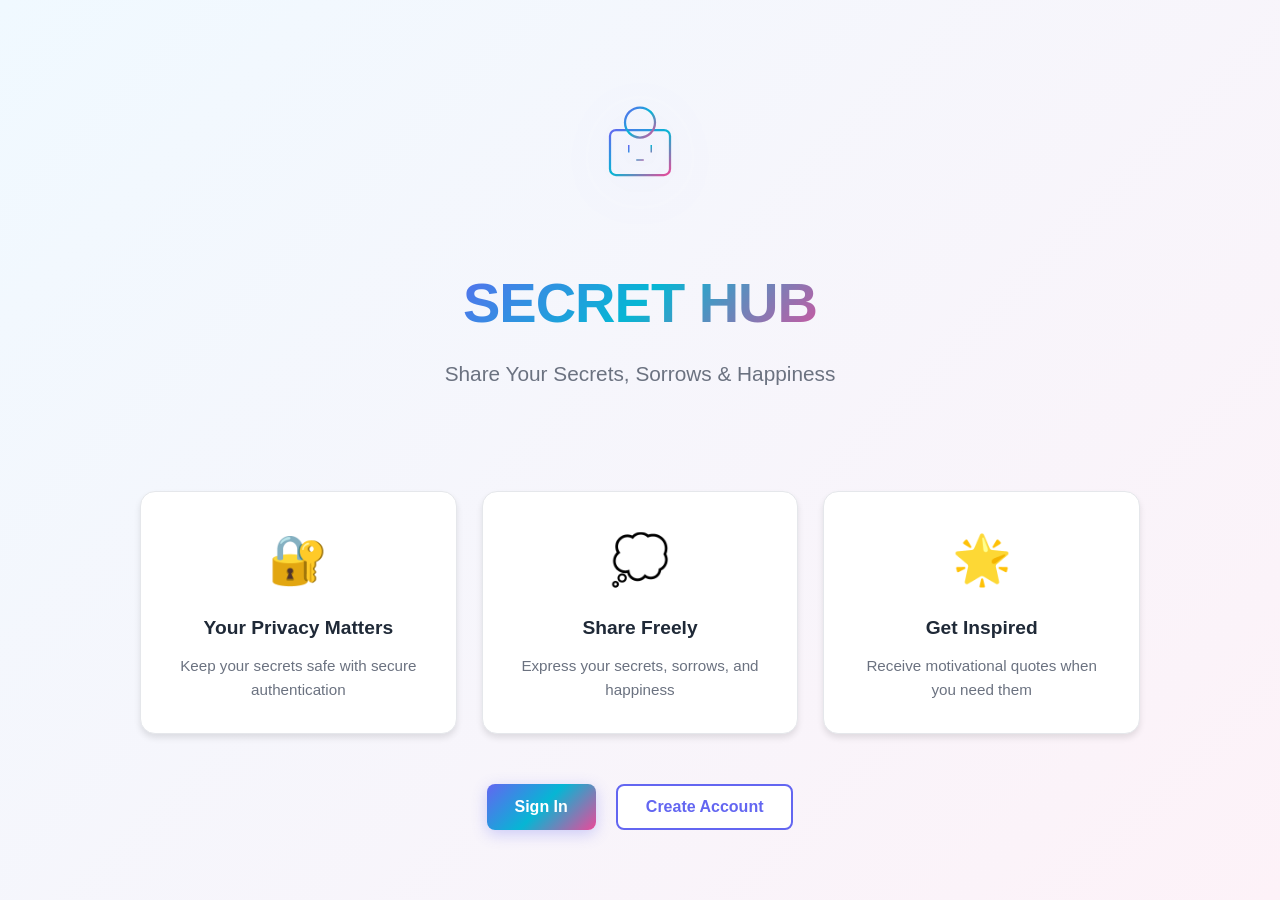
<file: index.html>
<!DOCTYPE html>
<html lang="en">
<head>
    <meta charset="UTF-8">
    <meta name="viewport" content="width=device-width, initial-scale=1.0">
    <title>SECRET HUB - Share Your Heart</title>
    <link rel="stylesheet" href="styles.css">
</head>
<body>
    <div id="app">
        <!-- Landing Page -->
        <div id="landingPage" class="page">
            <div class="landing-container">
                <div class="logo-section">
                    <svg viewBox="0 0 200 200" class="logo">
                        <defs>
                            <linearGradient id="logoGradient" x1="0%" y1="0%" x2="100%" y2="100%">
                                <stop offset="0%" style="stop-color:#6366f1;stop-opacity:1" />
                                <stop offset="50%" style="stop-color:#06b6d4;stop-opacity:1" />
                                <stop offset="100%" style="stop-color:#ec4899;stop-opacity:1" />
                            </linearGradient>
                        </defs>
                        <!-- Lock icon -->
                        <rect x="60" y="80" width="80" height="60" rx="8" fill="none" stroke="url(#logoGradient)" stroke-width="3"/>
                        <circle cx="100" cy="70" r="20" fill="none" stroke="url(#logoGradient)" stroke-width="3"/>
                        <path d="M 85 100 L 85 110 M 115 100 L 115 110 M 95 120 L 105 120" stroke="url(#logoGradient)" stroke-width="2" fill="none"/>
                    </svg>
                    <h1 class="main-title">SECRET HUB</h1>
                    <p class="subtitle">Share Your Secrets, Sorrows & Happiness</p>
                </div>
                
                <div class="landing-content">
                    <div class="feature-card">
                        <div class="feature-icon">🔐</div>
                        <h3>Your Privacy Matters</h3>
                        <p>Keep your secrets safe with secure authentication</p>
                    </div>
                    <div class="feature-card">
                        <div class="feature-icon">💭</div>
                        <h3>Share Freely</h3>
                        <p>Express your secrets, sorrows, and happiness</p>
                    </div>
                    <div class="feature-card">
                        <div class="feature-icon">🌟</div>
                        <h3>Get Inspired</h3>
                        <p>Receive motivational quotes when you need them</p>
                    </div>
                </div>

                <div class="auth-buttons">
                    <button class="btn btn-primary" onclick="showPage('loginPage')">Sign In</button>
                    <button class="btn btn-secondary" onclick="showPage('registerPage')">Create Account</button>
                </div>
            </div>
        </div>

        <!-- Register Page -->
        <div id="registerPage" class="page hidden">
            <div class="auth-container">
                <div class="auth-card">
                    <h2>Welcome to Secret Hub</h2>
                    <p class="auth-subtitle">Create your account to begin sharing</p>
                    
                    <form id="registerForm" onsubmit="handleRegister(event)">
                        <div class="form-group">
                            <label for="registerUsername">Username</label>
                            <input type="text" id="registerUsername" placeholder="Choose a username" required>
                        </div>
                        <div class="form-group">
                            <label for="registerPassword">Password</label>
                            <input type="password" id="registerPassword" placeholder="Enter a strong password" required>
                        </div>
                        <div class="form-group">
                            <label for="registerEmail">Email</label>
                            <input type="email" id="registerEmail" placeholder="Your email address" required>
                        </div>
                        <button type="submit" class="btn btn-primary full-width">Create Account</button>
                    </form>
                    
                    <p class="auth-link">Already have an account? <a href="#" onclick="showPage('loginPage')">Sign In</a></p>
                </div>
            </div>
        </div>

        <!-- Login Page -->
        <div id="loginPage" class="page hidden">
            <div class="auth-container">
                <div class="auth-card">
                    <h2>Welcome Back</h2>
                    <p class="auth-subtitle">Sign in to your Secret Hub account</p>
                    
                    <form id="loginForm" onsubmit="handleLogin(event)">
                        <div class="form-group">
                            <label for="loginUsername">Username</label>
                            <input type="text" id="loginUsername" placeholder="Your username" required>
                        </div>
                        <div class="form-group">
                            <label for="loginPassword">Password</label>
                            <input type="password" id="loginPassword" placeholder="Your password" required>
                        </div>
                        <button type="submit" class="btn btn-primary full-width">Sign In</button>
                    </form>
                    
                    <p class="auth-link">Don't have an account? <a href="#" onclick="showPage('registerPage')">Create one</a></p>
                </div>
            </div>
        </div>

        <!-- Main App Page -->
        <div id="mainPage" class="page hidden">
            <div class="main-container">
                <!-- Header -->
                <header class="header">
                    <div class="header-content">
                        <div class="logo-small">SECRET HUB</div>
                        <div class="user-section">
                            <span id="currentUser" class="current-user"></span>
                            <button class="btn btn-sm btn-danger" onclick="handleLogout()">Logout</button>
                        </div>
                    </div>
                </header>

                <!-- Main Content -->
                <div class="content">
                    <!-- Tabs -->
                    <div class="tabs">
                        <button class="tab-btn active" onclick="switchTab('secrets')">🔐 Secrets</button>
                        <button class="tab-btn" onclick="switchTab('sorrows')">💔 Sorrows</button>
                        <button class="tab-btn" onclick="switchTab('happiness')">😊 Happiness</button>
                        <button class="tab-btn" onclick="switchTab('notes')">📝 Notes</button>
                        <button class="tab-btn" onclick="switchTab('myContent')">📚 My Content</button>
                    </div>

                    <!-- Secrets Tab -->
                    <div id="secrets" class="tab-content active">
                        <div class="section-header">
                            <h2>Share Your Secrets</h2>
                            <p>A safe space to reveal what's hidden in your heart</p>
                        </div>
                        <div class="share-card">
                            <textarea id="secretInput" placeholder="What secret has been weighing on your heart? Share it here..."></textarea>
                            <div class="privacy-options">
                                <label class="checkbox-label">
                                    <input type="checkbox" id="secretPrivate" onchange="togglePrivacy('secret')">
                                    <span>Make it Private (Set Password)</span>
                                </label>
                                <div id="secretPasswordDiv" class="password-section hidden">
                                    <input type="password" id="secretPassword" placeholder="Set a password for this secret">
                                </div>
                            </div>
                            <button class="btn btn-gradient" onclick="shareSecret()">Share Secret Safely</button>
                        </div>
                    </div>

                    <!-- Sorrows Tab -->
                    <div id="sorrows" class="tab-content hidden">
                        <div class="section-header">
                            <h2>Share Your Sorrows</h2>
                            <p>Let us help lighten your emotional burden</p>
                        </div>
                        <div class="share-card">
                            <textarea id="sorrowInput" placeholder="What's breaking your heart? Share what makes you sad..."></textarea>
                            <div class="privacy-options">
                                <label class="checkbox-label">
                                    <input type="checkbox" id="sorrowPrivate" onchange="togglePrivacy('sorrow')">
                                    <span>Make it Private (Set Password)</span>
                                </label>
                                <div id="sorrowPasswordDiv" class="password-section hidden">
                                    <input type="password" id="sorrowPassword" placeholder="Set a password for this sorrow">
                                </div>
                            </div>
                            <button class="btn btn-gradient" onclick="shareSorrow()">Share Your Pain</button>
                        </div>
                        <div id="motivationBox" class="motivation-box hidden">
                            <h3>✨ A Thought for You</h3>
                            <p id="motivationText"></p>
                            <button class="btn btn-sm btn-secondary" onclick="getNewQuote('sorrow')">Get Another Quote</button>
                        </div>
                    </div>

                    <!-- Happiness Tab -->
                    <div id="happiness" class="tab-content hidden">
                        <div class="section-header">
                            <h2>Share Your Happiness</h2>
                            <p>Spread the joy and celebrate life's beautiful moments</p>
                        </div>
                        <div class="share-card">
                            <textarea id="happinessInput" placeholder="What's making you smile today? Share your joy with us..."></textarea>
                            <div class="privacy-options">
                                <label class="checkbox-label">
                                    <input type="checkbox" id="happinessPrivate" onchange="togglePrivacy('happiness')">
                                    <span>Make it Private (Set Password)</span>
                                </label>
                                <div id="happinessPasswordDiv" class="password-section hidden">
                                    <input type="password" id="happinessPassword" placeholder="Set a password for this moment">
                                </div>
                            </div>
                            <button class="btn btn-gradient" onclick="shareHappiness()">Spread The Joy</button>
                        </div>
                        <div id="cheerBox" class="cheer-box hidden">
                            <h3>🎉 Keep Smiling!</h3>
                            <p id="cheerText"></p>
                            <button class="btn btn-sm btn-secondary" onclick="getCheerUp()">Get Another Cheer</button>
                        </div>
                    </div>

                    <!-- Notes Tab -->
                    <div id="notes" class="tab-content hidden">
                        <div class="section-header">
                            <h2>Public Notes</h2>
                            <p>Share your thoughts with the world or keep them private</p>
                        </div>
                        <div class="share-card">
                            <input type="text" id="noteTitle" placeholder="Title your note...">
                            <textarea id="noteInput" placeholder="Write your note here..."></textarea>
                            <div class="privacy-options">
                                <label class="checkbox-label">
                                    <input type="radio" name="notePrivacy" value="public" checked>
                                    <span>Public (Everyone can see)</span>
                                </label>
                                <label class="checkbox-label">
                                    <input type="radio" name="notePrivacy" value="private" onchange="toggleNotePrivacy()">
                                    <span>Private (Password Protected)</span>
                                </label>
                                <div id="notePasswordDiv" class="password-section hidden">
                                    <input type="password" id="notePassword" placeholder="Set a password for this note">
                                </div>
                            </div>
                            <button class="btn btn-gradient" onclick="shareNote()">Save Note</button>
                        </div>
                    </div>

                    <!-- My Content Tab -->
                    <div id="myContent" class="tab-content hidden">
                        <div class="section-header">
                            <h2>Your Content Library</h2>
                            <p>All your shared secrets, sorrows, happiness, and notes</p>
                        </div>
                        <div id="contentList" class="content-list">
                            <!-- Content will be populated here -->
                        </div>
                    </div>
                </div>
            </div>
        </div>
    </div>

    <script src="app.js"></script>
</body>
</html>
</file>
<file: styles.css>
/* ======================= GLOBAL STYLES ======================= */
* {
    margin: 0;
    padding: 0;
    box-sizing: border-box;
}

:root {
    --primary-blue: #6366f1;
    --secondary-blue: #06b6d4;
    --primary-pink: #ec4899;
    --light-pink: #f472b6;
    --dark-gradient: linear-gradient(135deg, #6366f1 0%, #06b6d4 50%, #ec4899 100%);
    --text-dark: #1f2937;
    --text-light: #6b7280;
    --bg-light: #f9fafb;
    --bg-white: #ffffff;
    --border-color: #e5e7eb;
    --shadow-sm: 0 1px 2px rgba(0, 0, 0, 0.05);
    --shadow-md: 0 4px 6px rgba(0, 0, 0, 0.1);
    --shadow-lg: 0 10px 25px rgba(0, 0, 0, 0.1);
}

html {
    scroll-behavior: smooth;
}

body {
    font-family: 'Segoe UI', Tahoma, Geneva, Verdana, sans-serif;
    background: linear-gradient(135deg, #f0f9ff 0%, #fdf2f8 100%);
    color: var(--text-dark);
    line-height: 1.6;
    min-height: 100vh;
    overflow-x: hidden;
}

/* ======================= PAGE CONTAINER ======================= */
.page {
    display: flex;
    opacity: 1;
    transition: opacity 0.3s ease;
}

.page.hidden {
    display: none;
    opacity: 0;
}

/* ======================= LANDING PAGE ======================= */
.landing-container {
    width: 100%;
    min-height: 100vh;
    display: flex;
    flex-direction: column;
    justify-content: center;
    align-items: center;
    padding: 40px 20px;
    background: linear-gradient(135deg, #f0f9ff 0%, #fdf2f8 100%);
}

.logo-section {
    text-align: center;
    margin-bottom: 60px;
}

.logo {
    width: 150px;
    height: 150px;
    margin: 0 auto 30px;
    filter: drop-shadow(0 10px 25px rgba(99, 102, 241, 0.2));
    animation: floating 3s ease-in-out infinite;
}

@keyframes floating {
    0%, 100% { transform: translateY(0px); }
    50% { transform: translateY(-20px); }
}

.main-title {
    font-size: 3.5rem;
    font-weight: 800;
    background: var(--dark-gradient);
    -webkit-background-clip: text;
    -webkit-text-fill-color: transparent;
    background-clip: text;
    margin-bottom: 10px;
    letter-spacing: -1px;
}

.subtitle {
    font-size: 1.3rem;
    color: var(--text-light);
    margin-bottom: 40px;
}

.landing-content {
    display: grid;
    grid-template-columns: repeat(auto-fit, minmax(250px, 1fr));
    gap: 25px;
    margin-bottom: 50px;
    width: 100%;
    max-width: 1000px;
}

.feature-card {
    background: var(--bg-white);
    padding: 30px;
    border-radius: 15px;
    text-align: center;
    box-shadow: var(--shadow-md);
    transition: all 0.3s ease;
    border: 1px solid var(--border-color);
}

.feature-card:hover {
    transform: translateY(-10px);
    box-shadow: var(--shadow-lg);
    border-color: var(--primary-pink);
}

.feature-icon {
    font-size: 3rem;
    margin-bottom: 15px;
    display: inline-block;
}

.feature-card h3 {
    color: var(--text-dark);
    margin-bottom: 10px;
    font-size: 1.2rem;
}

.feature-card p {
    color: var(--text-light);
    font-size: 0.95rem;
}

.auth-buttons {
    display: flex;
    gap: 20px;
    justify-content: center;
    flex-wrap: wrap;
}

/* ======================= BUTTONS ======================= */
.btn {
    padding: 12px 28px;
    border: none;
    border-radius: 8px;
    font-size: 1rem;
    font-weight: 600;
    cursor: pointer;
    transition: all 0.3s ease;
    display: inline-block;
    text-decoration: none;
}

.btn-primary {
    background: var(--dark-gradient);
    color: white;
    box-shadow: 0 4px 15px rgba(99, 102, 241, 0.3);
}

.btn-primary:hover {
    transform: translateY(-2px);
    box-shadow: 0 6px 20px rgba(99, 102, 241, 0.4);
}

.btn-secondary {
    background: white;
    color: var(--primary-blue);
    border: 2px solid var(--primary-blue);
}

.btn-secondary:hover {
    background: var(--primary-blue);
    color: white;
    transform: translateY(-2px);
}

.btn-gradient {
    background: var(--dark-gradient);
    color: white;
    padding: 12px 30px;
    font-size: 0.95rem;
    box-shadow: 0 4px 15px rgba(99, 102, 241, 0.3);
}

.btn-gradient:hover {
    transform: translateY(-2px);
    box-shadow: 0 6px 20px rgba(99, 102, 241, 0.4);
}

.btn-sm {
    padding: 8px 16px;
    font-size: 0.85rem;
}

.btn-danger {
    background: #ef4444;
    color: white;
}

.btn-danger:hover {
    background: #dc2626;
}

.full-width {
    width: 100%;
}

/* ======================= AUTH PAGES ======================= */
.auth-container {
    width: 100%;
    min-height: 100vh;
    display: flex;
    justify-content: center;
    align-items: center;
    padding: 20px;
    background: linear-gradient(135deg, #f0f9ff 0%, #fdf2f8 100%);
}

.auth-card {
    background: var(--bg-white);
    padding: 50px 40px;
    border-radius: 20px;
    box-shadow: var(--shadow-lg);
    width: 100%;
    max-width: 400px;
    border: 1px solid var(--border-color);
}

.auth-card h2 {
    color: var(--text-dark);
    margin-bottom: 10px;
    font-size: 1.8rem;
}

.auth-subtitle {
    color: var(--text-light);
    margin-bottom: 30px;
    font-size: 0.95rem;
}

.form-group {
    margin-bottom: 20px;
}

.form-group label {
    display: block;
    color: var(--text-dark);
    font-weight: 600;
    margin-bottom: 8px;
    font-size: 0.9rem;
}

.form-group input {
    width: 100%;
    padding: 12px 15px;
    border: 2px solid var(--border-color);
    border-radius: 8px;
    font-size: 1rem;
    transition: all 0.3s ease;
    font-family: inherit;
}

.form-group input:focus {
    outline: none;
    border-color: var(--primary-blue);
    box-shadow: 0 0 0 3px rgba(99, 102, 241, 0.1);
}

.auth-link {
    text-align: center;
    color: var(--text-light);
    margin-top: 20px;
    font-size: 0.9rem;
}

.auth-link a {
    color: var(--primary-blue);
    text-decoration: none;
    font-weight: 600;
    transition: color 0.3s ease;
}

.auth-link a:hover {
    color: var(--primary-pink);
}

/* ======================= MAIN APP PAGE ======================= */
.main-container {
    width: 100%;
    min-height: 100vh;
    display: flex;
    flex-direction: column;
    background: linear-gradient(135deg, #f0f9ff 0%, #fdf2f8 100%);
}

.header {
    background: var(--dark-gradient);
    padding: 20px 40px;
    box-shadow: var(--shadow-md);
    position: sticky;
    top: 0;
    z-index: 100;
}

.header-content {
    max-width: 1200px;
    margin: 0 auto;
    display: flex;
    justify-content: space-between;
    align-items: center;
}

.logo-small {
    color: white;
    font-size: 1.3rem;
    font-weight: 800;
    letter-spacing: 1px;
}

.user-section {
    display: flex;
    align-items: center;
    gap: 20px;
}

.current-user {
    color: white;
    font-weight: 600;
}

.content {
    flex: 1;
    max-width: 1000px;
    margin: 0 auto;
    width: 100%;
    padding: 40px 20px;
}

/* ======================= TABS ======================= */
.tabs {
    display: flex;
    gap: 15px;
    margin-bottom: 40px;
    flex-wrap: wrap;
    border-bottom: 2px solid var(--border-color);
    padding-bottom: 15px;
}

.tab-btn {
    padding: 12px 20px;
    background: transparent;
    border: none;
    cursor: pointer;
    font-weight: 600;
    color: var(--text-light);
    font-size: 0.95rem;
    transition: all 0.3s ease;
    position: relative;
    border-radius: 8px;
}

.tab-btn:hover {
    color: var(--primary-blue);
    background: rgba(99, 102, 241, 0.05);
}

.tab-btn.active {
    background: var(--dark-gradient);
    color: white;
}

.tab-content {
    display: none;
    opacity: 0;
    transition: opacity 0.3s ease;
}

.tab-content.active {
    display: block;
    opacity: 1;
}

/* ======================= SECTION STYLES ======================= */
.section-header {
    margin-bottom: 30px;
}

.section-header h2 {
    font-size: 2rem;
    color: var(--text-dark);
    margin-bottom: 10px;
    background: var(--dark-gradient);
    -webkit-background-clip: text;
    -webkit-text-fill-color: transparent;
    background-clip: text;
}

.section-header p {
    color: var(--text-light);
    font-size: 1rem;
}

.share-card {
    background: var(--bg-white);
    padding: 30px;
    border-radius: 15px;
    box-shadow: var(--shadow-md);
    border: 1px solid var(--border-color);
    margin-bottom: 30px;
}

textarea, input[type="text"], input[type="password"] {
    width: 100%;
    padding: 15px;
    border: 2px solid var(--border-color);
    border-radius: 10px;
    font-family: inherit;
    font-size: 1rem;
    color: var(--text-dark);
    resize: vertical;
    transition: all 0.3s ease;
    margin-bottom: 15px;
}

textarea:focus, input[type="text"]:focus, input[type="password"]:focus {
    outline: none;
    border-color: var(--primary-blue);
    box-shadow: 0 0 0 3px rgba(99, 102, 241, 0.1);
}

textarea {
    min-height: 150px;
}

#noteTitle {
    min-height: auto;
    margin-bottom: 15px;
}

.privacy-options {
    margin-bottom: 20px;
    padding: 15px;
    background: rgba(99, 102, 241, 0.05);
    border-radius: 10px;
}

.checkbox-label {
    display: flex;
    align-items: center;
    gap: 10px;
    cursor: pointer;
    color: var(--text-dark);
    margin-bottom: 12px;
    font-weight: 500;
}

.checkbox-label input[type="checkbox"],
.checkbox-label input[type="radio"] {
    width: auto;
    margin: 0;
    cursor: pointer;
    accent-color: var(--primary-blue);
}

.password-section {
    margin-top: 12px;
    padding: 12px;
    background: rgba(236, 72, 153, 0.05);
    border-radius: 8px;
}

.password-section.hidden {
    display: none;
}

.password-section input {
    margin: 0;
}

/* ======================= MOTIVATION & CHEER BOXES ======================= */
.motivation-box, .cheer-box {
    background: linear-gradient(135deg, rgba(99, 102, 241, 0.1) 0%, rgba(236, 72, 153, 0.1) 100%);
    padding: 25px;
    border-radius: 15px;
    border-left: 4px solid var(--primary-blue);
    margin-bottom: 20px;
}

.cheer-box {
    border-left-color: var(--primary-pink);
}

.motivation-box.hidden, .cheer-box.hidden {
    display: none;
}

.motivation-box h3, .cheer-box h3 {
    color: var(--text-dark);
    margin-bottom: 12px;
    font-size: 1.1rem;
}

.motivation-box p, .cheer-box p {
    color: var(--text-dark);
    font-size: 1rem;
    line-height: 1.8;
    font-style: italic;
    margin-bottom: 15px;
}

/* ======================= CONTENT LIST ======================= */
.content-list {
    display: grid;
    gap: 20px;
}

.content-item {
    background: var(--bg-white);
    padding: 25px;
    border-radius: 12px;
    box-shadow: var(--shadow-md);
    border-left: 4px solid var(--primary-blue);
}

.content-item.secret {
    border-left-color: #8b5cf6;
}

.content-item.sorrow {
    border-left-color: #ec4899;
}

.content-item.happiness {
    border-left-color: #f59e0b;
}

.content-item.note {
    border-left-color: #06b6d4;
}

.content-item-header {
    display: flex;
    justify-content: space-between;
    align-items: start;
    margin-bottom: 12px;
}

.content-item-title {
    font-size: 1.1rem;
    font-weight: 600;
    color: var(--text-dark);
}

.content-item-type {
    display: inline-block;
    padding: 4px 10px;
    border-radius: 20px;
    font-size: 0.75rem;
    font-weight: 600;
    background: rgba(99, 102, 241, 0.1);
    color: var(--primary-blue);
}

.content-item-type.private {
    background: rgba(236, 72, 153, 0.1);
    color: var(--primary-pink);
}

.content-item-text {
    color: var(--text-dark);
    margin-bottom: 12px;
    line-height: 1.6;
}

.content-item-date {
    color: var(--text-light);
    font-size: 0.85rem;
}

.content-item-actions {
    display: flex;
    gap: 10px;
    margin-top: 15px;
}

.btn-delete {
    background: #ef4444;
    color: white;
    padding: 6px 12px;
    border: none;
    border-radius: 6px;
    cursor: pointer;
    font-size: 0.85rem;
    transition: all 0.3s ease;
}

.btn-delete:hover {
    background: #dc2626;
}

/* ======================= RESPONSIVE DESIGN ======================= */
@media (max-width: 768px) {
    .main-title {
        font-size: 2.5rem;
    }

    .subtitle {
        font-size: 1rem;
    }

    .landing-content {
        grid-template-columns: 1fr;
    }

    .auth-buttons {
        flex-direction: column;
        align-items: center;
    }

    .btn {
        width: 100%;
    }

    .header-content {
        flex-direction: column;
        gap: 15px;
        text-align: center;
    }

    .user-section {
        width: 100%;
        justify-content: center;
    }

    .content {
        padding: 20px 10px;
    }

    .tabs {
        gap: 10px;
    }

    .tab-btn {
        padding: 10px 15px;
        font-size: 0.85rem;
    }

    .section-header h2 {
        font-size: 1.5rem;
    }

    .auth-card {
        padding: 30px 20px;
    }

    .share-card {
        padding: 20px;
    }

    textarea {
        min-height: 120px;
    }

    .logo {
        width: 100px;
        height: 100px;
    }

    .feature-card {
        padding: 20px;
    }
}

@media (max-width: 480px) {
    .main-title {
        font-size: 2rem;
    }

    .subtitle {
        font-size: 0.9rem;
    }

    .logo-section {
        margin-bottom: 30px;
    }

    .tabs {
        gap: 8px;
        padding-bottom: 10px;
    }

    .tab-btn {
        padding: 8px 12px;
        font-size: 0.75rem;
    }

    .section-header h2 {
        font-size: 1.2rem;
    }

    .section-header p {
        font-size: 0.9rem;
    }

    .auth-card {
        padding: 25px 15px;
    }

    .share-card {
        padding: 15px;
    }

    .logo-small {
        font-size: 1rem;
        letter-spacing: 0.5px;
    }

    .current-user {
        font-size: 0.85rem;
    }
}

/* ======================= ANIMATIONS ======================= */
@keyframes fadeIn {
    from {
        opacity: 0;
        transform: translateY(10px);
    }
    to {
        opacity: 1;
        transform: translateY(0);
    }
}

.share-card, .content-item, .feature-card {
    animation: fadeIn 0.3s ease;
}

/* ======================= SCROLLBAR ======================= */
::-webkit-scrollbar {
    width: 8px;
}

::-webkit-scrollbar-track {
    background: var(--bg-light);
}

::-webkit-scrollbar-thumb {
    background: var(--dark-gradient);
    border-radius: 4px;
}

::-webkit-scrollbar-thumb:hover {
    opacity: 0.8;
}
</file>
